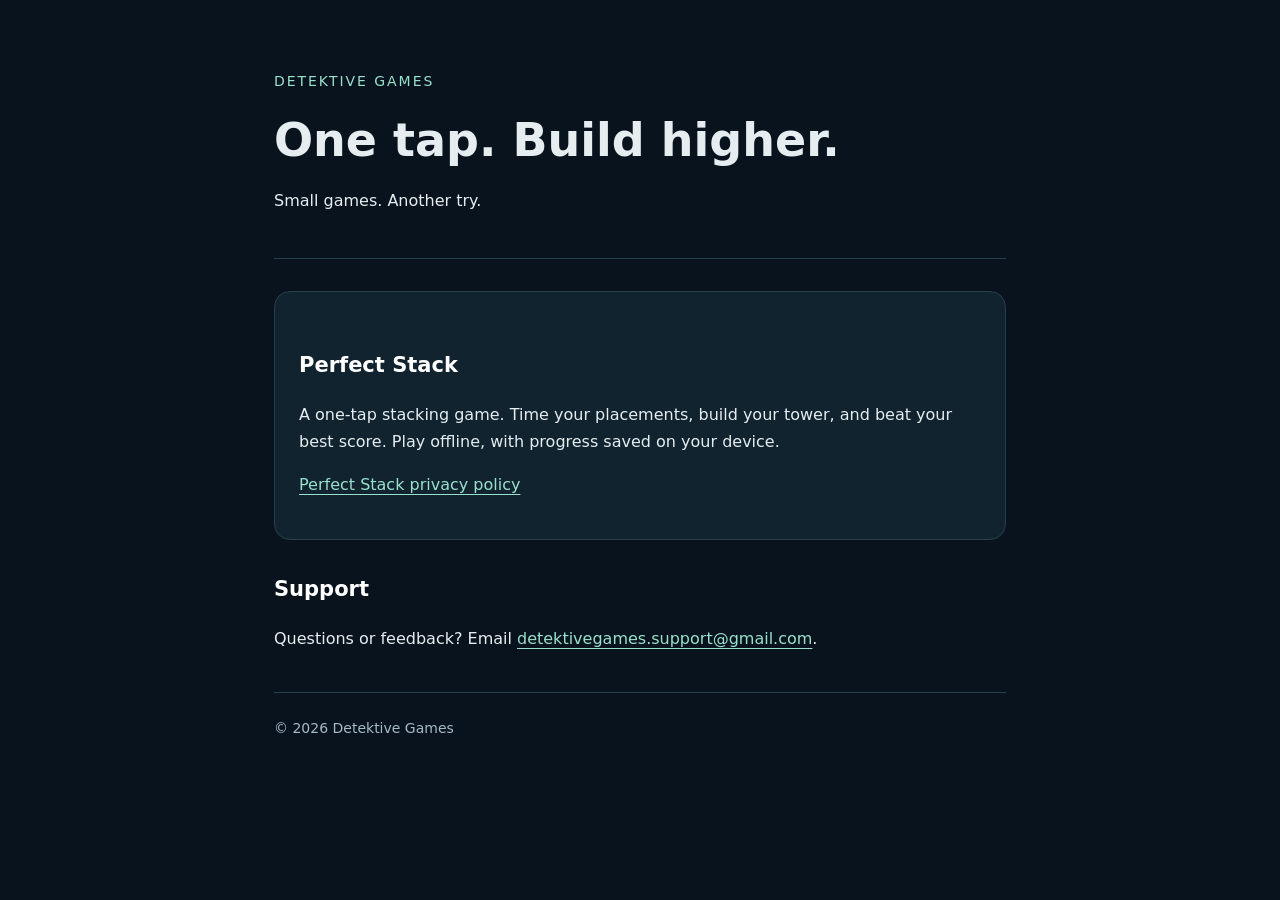
<file: index.html>
<!doctype html>
<html lang="en"><head><meta charset="utf-8"><meta name="viewport" content="width=device-width,initial-scale=1"><title>Detektive Games</title><meta name="description" content="Independent games by Detektive Games. Support and privacy information for Perfect Stack."><link rel="stylesheet" href="style.css"></head>
<body><main><header><p class="brand">Detektive Games</p><h1>One tap. Build higher.</h1><p>Small games. Another try.</p></header><section class="card"><h2>Perfect Stack</h2><p>A one-tap stacking game. Time your placements, build your tower, and beat your best score. Play offline, with progress saved on your device.</p><p><a href="perfect-stack/privacy.html">Perfect Stack privacy policy</a></p></section><h2>Support</h2><p>Questions or feedback? Email <a href="mailto:detektivegames.support@gmail.com">detektivegames.support@gmail.com</a>.</p><footer>© 2026 Detektive Games</footer></main></body></html>
</file>
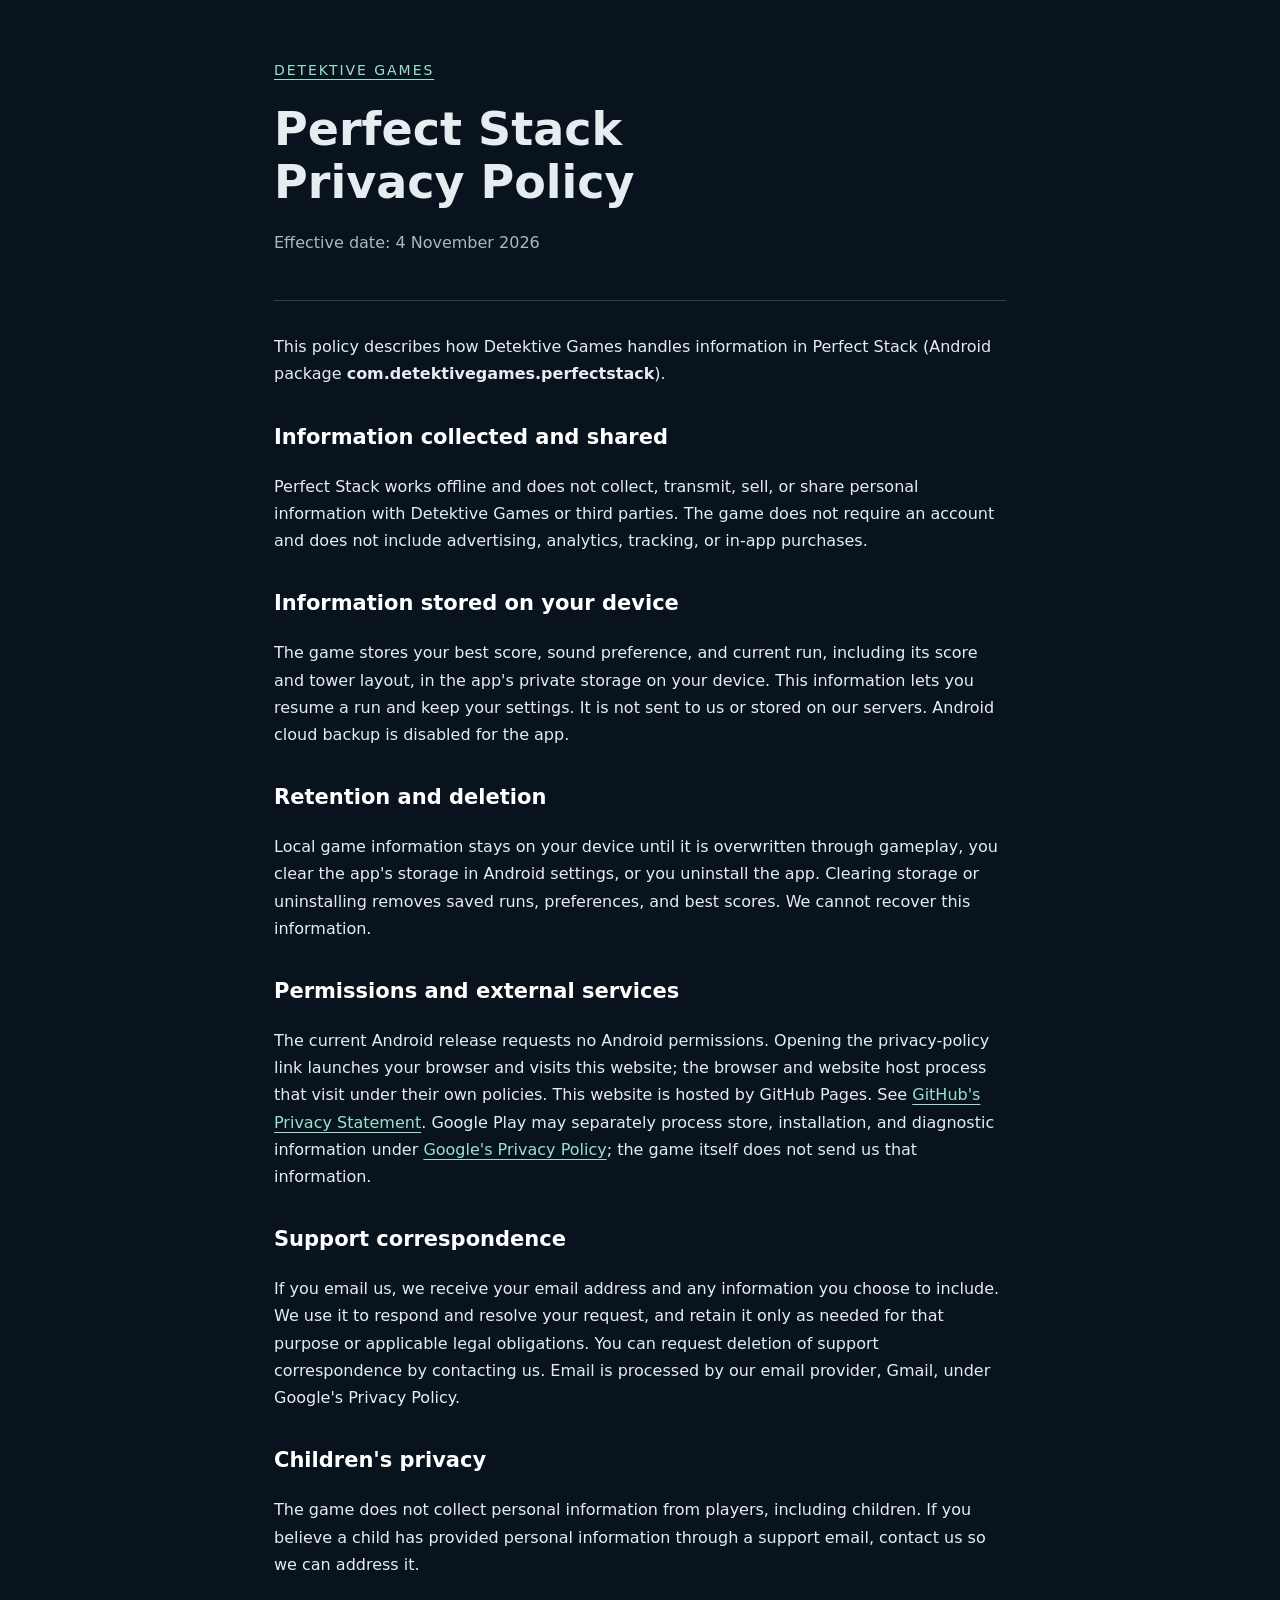
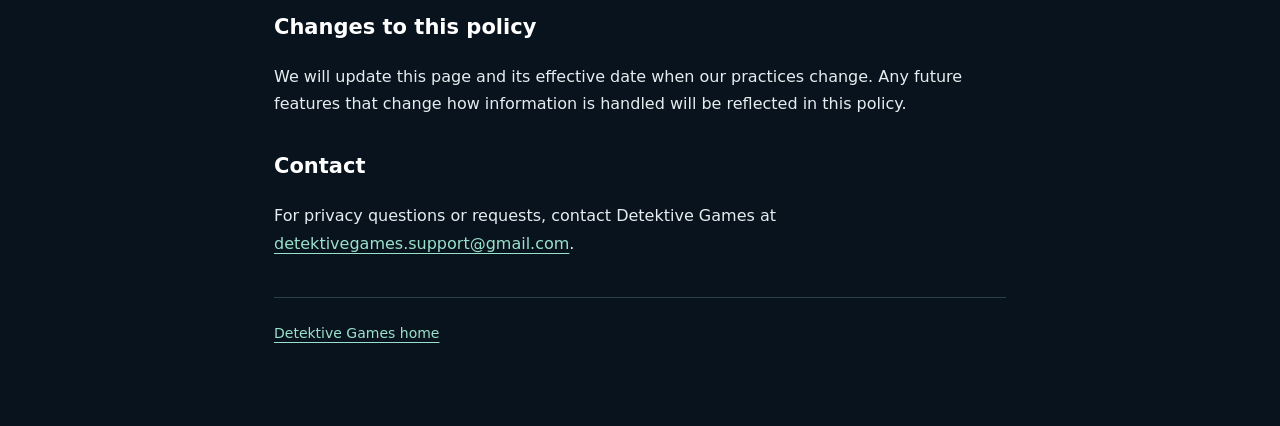
<file: perfect-stack/privacy.html>
<!doctype html>
<html lang="en"><head><meta charset="utf-8"><meta name="viewport" content="width=device-width,initial-scale=1"><title>Perfect Stack — Privacy Policy | Detektive Games</title><meta name="description" content="How Perfect Stack by Detektive Games handles your information and locally saved game progress."><link rel="stylesheet" href="../style.css"></head>
<body><main><header><a class="brand" href="../index.html">Detektive Games</a><h1>Perfect Stack<br>Privacy Policy</h1><p class="meta">Effective date: 4 November 2026</p></header>
<p>This policy describes how Detektive Games handles information in Perfect Stack (Android package <strong>com.detektivegames.perfectstack</strong>).</p>
<h2>Information collected and shared</h2><p>Perfect Stack works offline and does not collect, transmit, sell, or share personal information with Detektive Games or third parties. The game does not require an account and does not include advertising, analytics, tracking, or in-app purchases.</p>
<h2>Information stored on your device</h2><p>The game stores your best score, sound preference, and current run, including its score and tower layout, in the app's private storage on your device. This information lets you resume a run and keep your settings. It is not sent to us or stored on our servers. Android cloud backup is disabled for the app.</p>
<h2>Retention and deletion</h2><p>Local game information stays on your device until it is overwritten through gameplay, you clear the app's storage in Android settings, or you uninstall the app. Clearing storage or uninstalling removes saved runs, preferences, and best scores. We cannot recover this information.</p>
<h2>Permissions and external services</h2><p>The current Android release requests no Android permissions. Opening the privacy-policy link launches your browser and visits this website; the browser and website host process that visit under their own policies. This website is hosted by GitHub Pages. See <a href="https://docs.github.com/en/site-policy/privacy-policies/github-privacy-statement">GitHub's Privacy Statement</a>. Google Play may separately process store, installation, and diagnostic information under <a href="https://policies.google.com/privacy">Google's Privacy Policy</a>; the game itself does not send us that information.</p>
<h2>Support correspondence</h2><p>If you email us, we receive your email address and any information you choose to include. We use it to respond and resolve your request, and retain it only as needed for that purpose or applicable legal obligations. You can request deletion of support correspondence by contacting us. Email is processed by our email provider, Gmail, under Google's Privacy Policy.</p>
<h2>Children's privacy</h2><p>The game does not collect personal information from players, including children. If you believe a child has provided personal information through a support email, contact us so we can address it.</p>
<h2>Changes to this policy</h2><p>We will update this page and its effective date when our practices change. Any future features that change how information is handled will be reflected in this policy.</p>
<h2>Contact</h2><p>For privacy questions or requests, contact Detektive Games at <a href="mailto:detektivegames.support@gmail.com">detektivegames.support@gmail.com</a>.</p><footer><a href="../index.html">Detektive Games home</a></footer></main></body></html>
</file>
<file: style.css>
:root{color-scheme:dark;font-family:system-ui,-apple-system,BlinkMacSystemFont,"Segoe UI",sans-serif;background:#09131d;color:#e5edf0}*{box-sizing:border-box}body{margin:0;line-height:1.7}main{max-width:780px;margin:auto;padding:56px 24px 80px}a{color:#9ae1cc;text-underline-offset:4px}a:focus-visible{outline:2px solid #9ae1cc;outline-offset:5px}header{border-bottom:1px solid #28404c;padding-bottom:28px;margin-bottom:32px}.brand{font-size:14px;letter-spacing:.14em;text-transform:uppercase;color:#9ae1cc}h1{font-size:clamp(30px,6vw,46px);line-height:1.15;margin:20px 0}h2{font-size:21px;margin-top:32px;color:#fff}.meta,footer{color:#a5bac4}footer{margin-top:40px;border-top:1px solid #28404c;padding-top:24px;font-size:14px}.card{padding:24px;border:1px solid #28404c;border-radius:16px;background:#10232f}p,li{overflow-wrap:anywhere}
</file>
